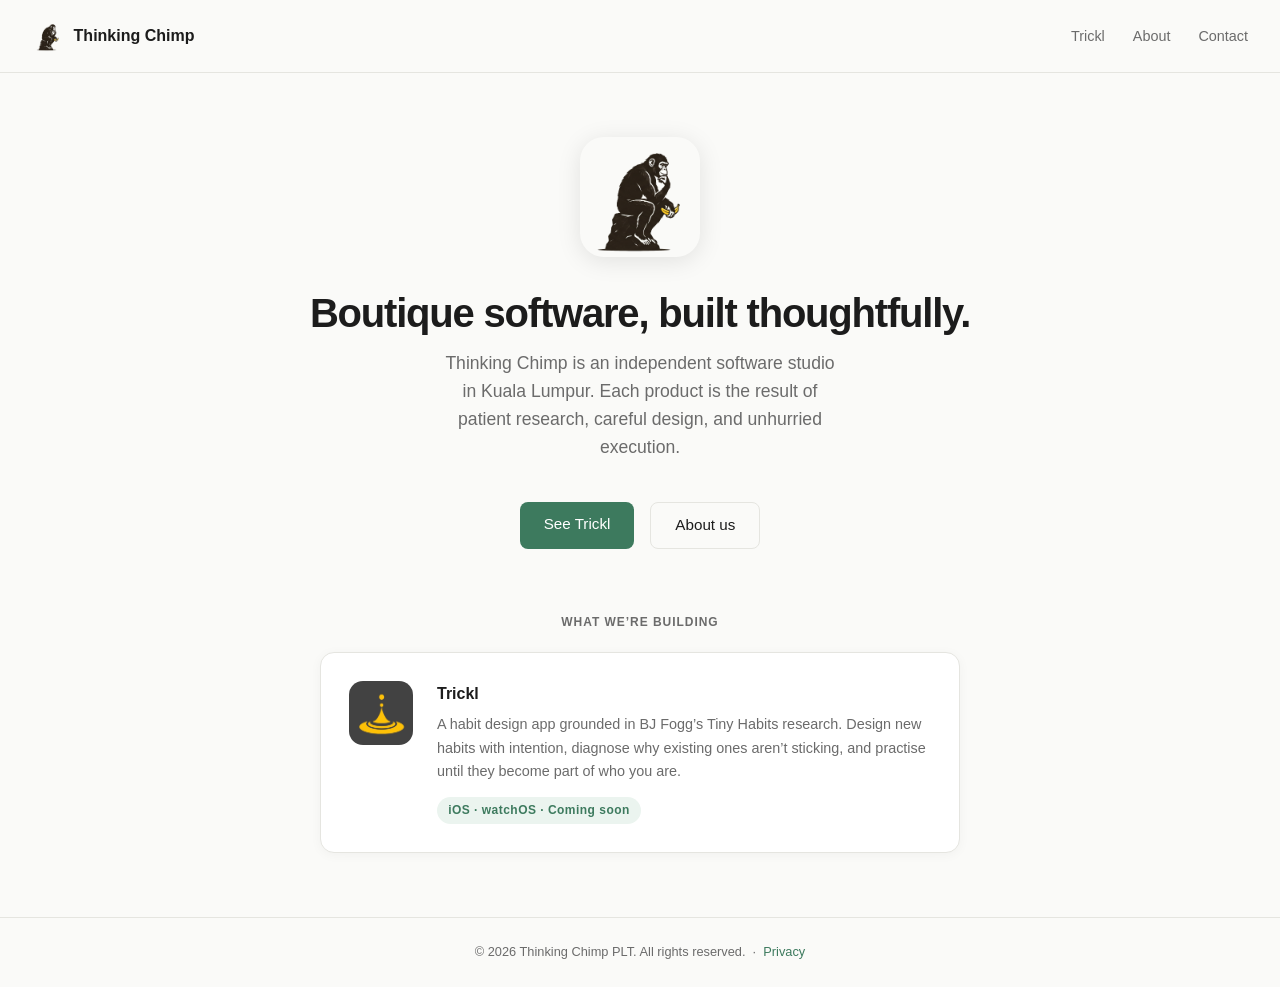
<file: index.html>
<!DOCTYPE html>
<html lang="en">
<head>
  <meta charset="UTF-8">
  <meta name="viewport" content="width=device-width, initial-scale=1.0">
  <title>Thinking Chimp</title>
  <meta name="description" content="Thinking Chimp is an independent software studio in Kuala Lumpur building research-grounded tools for behaviour design.">
  <link rel="icon" type="image/png" href="thinking-chimp-square.png">
  <link rel="stylesheet" href="style.css">
</head>
<body>
  <nav>
    <a class="logo-link active" href="index.html">
      <img src="thinking-chimp-square.png" alt="Thinking Chimp logo">
      Thinking Chimp
    </a>
    <ul>
      <li><a href="trickl.html">Trickl</a></li>
      <li><a href="about.html">About</a></li>
      <li><a href="contact.html">Contact</a></li>
    </ul>
  </nav>

  <main class="expanded">
    <div class="hero">
      <img class="hero-logo" src="thinking-chimp-square.png" alt="Thinking Chimp">
      <h1>Boutique software, built thoughtfully.</h1>
      <p class="tagline">Thinking Chimp is an independent software studio in Kuala Lumpur. Each product is the result of patient research, careful design, and unhurried execution.</p>
      <div class="cta-group">
        <a class="btn btn-primary" href="trickl.html">See Trickl</a>
        <a class="btn btn-secondary" href="about.html">About us</a>
      </div>
    </div>

    <section class="products-section">
      <p class="section-label">What we&rsquo;re building</p>
      <div class="product-card">
        <img src="trickl-logo.jpg" alt="Trickl app icon">
        <div class="product-card-body">
          <h3>Trickl</h3>
          <p>A habit design app grounded in BJ Fogg&rsquo;s Tiny Habits research. Design new habits with intention, diagnose why existing ones aren&rsquo;t sticking, and practise until they become part of who you are.</p>
          <span class="badge">iOS &middot; watchOS &middot; Coming soon</span>
        </div>
      </div>
    </section>
  </main>

  <footer>
    &copy; <span id="yr"></span> Thinking Chimp PLT. All rights reserved.
    &nbsp;&middot;&nbsp;
    <a href="privacy.html">Privacy</a>
  </footer>
  <script>document.getElementById('yr').textContent = new Date().getFullYear();</script>
</body>
</html>
</file>
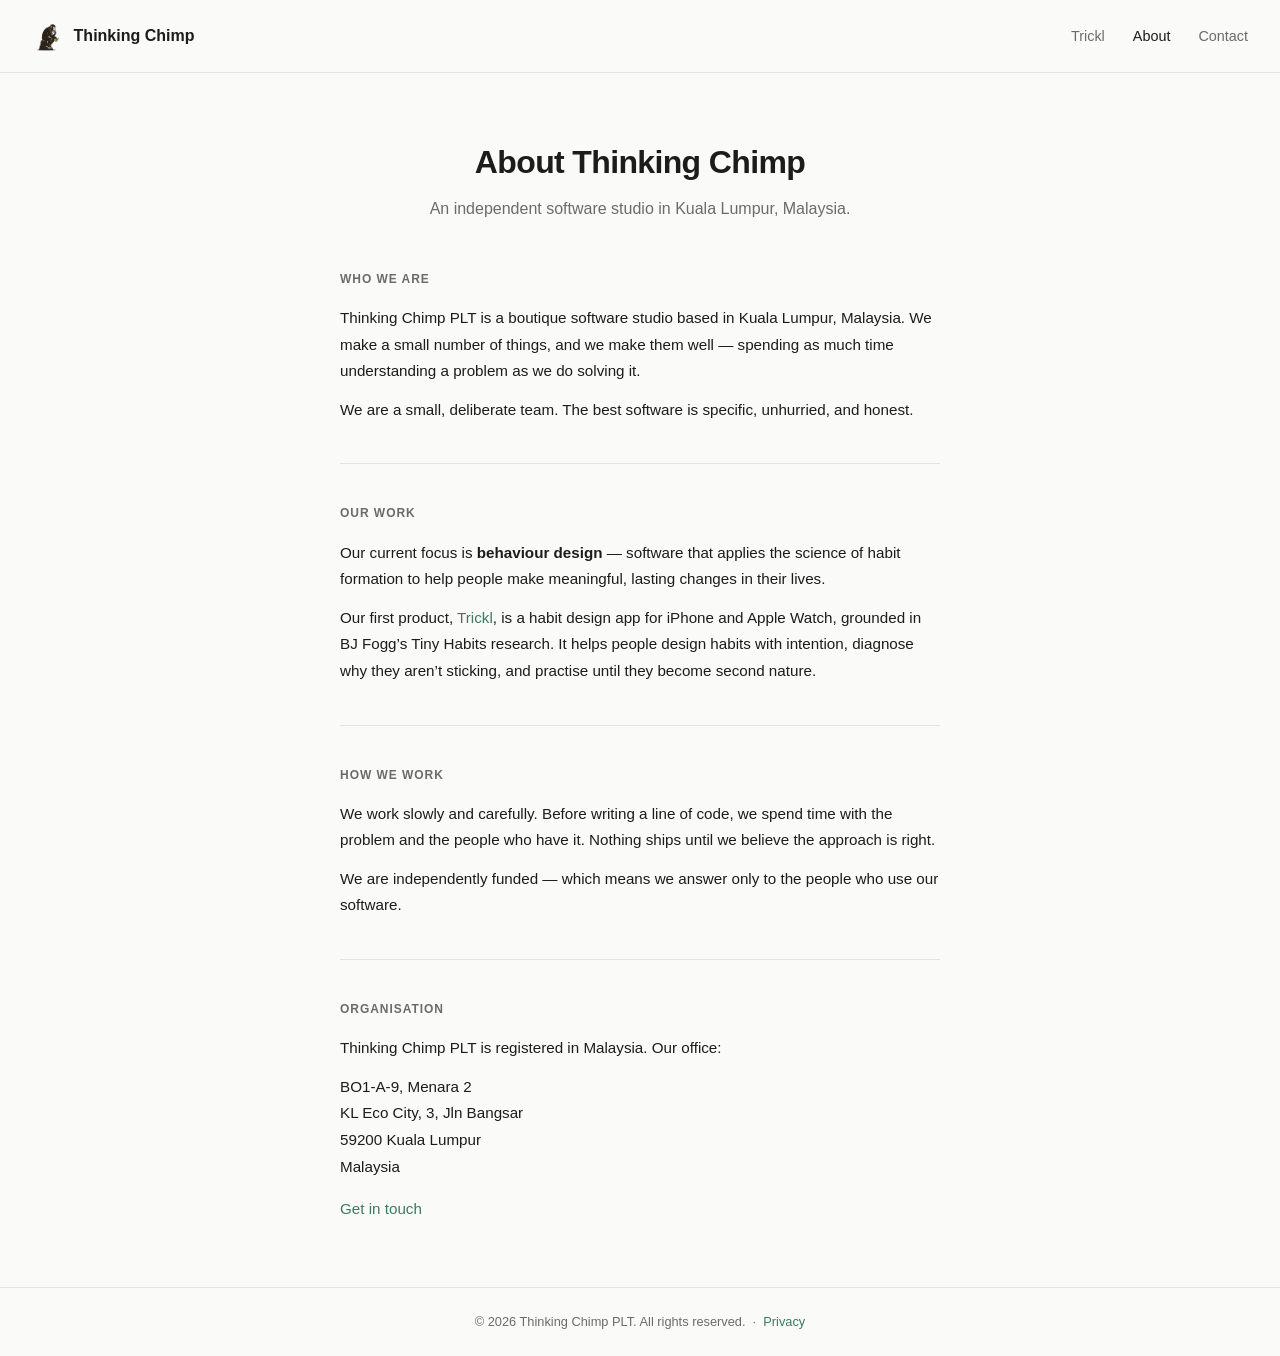
<file: about.html>
<!DOCTYPE html>
<html lang="en">
<head>
  <meta charset="UTF-8">
  <meta name="viewport" content="width=device-width, initial-scale=1.0">
  <title>About — Thinking Chimp</title>
  <meta name="description" content="Thinking Chimp is an independent software studio in Kuala Lumpur, Malaysia, building research-grounded tools for behaviour design.">
  <link rel="icon" type="image/png" href="thinking-chimp-square.png">
  <link rel="stylesheet" href="style.css">
</head>
<body>
  <nav>
    <a class="logo-link" href="index.html">
      <img src="thinking-chimp-square.png" alt="Thinking Chimp logo">
      Thinking Chimp
    </a>
    <ul>
      <li><a href="trickl.html">Trickl</a></li>
      <li><a class="active" href="about.html">About</a></li>
      <li><a href="contact.html">Contact</a></li>
    </ul>
  </nav>

  <main class="expanded">
    <div class="page-header">
      <h1>About Thinking Chimp</h1>
      <p>An independent software studio in Kuala Lumpur, Malaysia.</p>
    </div>

    <div class="about-section">
      <h2>Who we are</h2>
      <p>Thinking Chimp PLT is a boutique software studio based in Kuala Lumpur, Malaysia. We make a small number of things, and we make them well &mdash; spending as much time understanding a problem as we do solving it.</p>
      <p>We are a small, deliberate team. The best software is specific, unhurried, and honest.</p>
    </div>

    <div class="about-section">
      <h2>Our work</h2>
      <p>Our current focus is <strong>behaviour design</strong> &mdash; software that applies the science of habit formation to help people make meaningful, lasting changes in their lives.</p>
      <p>Our first product, <a href="trickl.html">Trickl</a>, is a habit design app for iPhone and Apple Watch, grounded in BJ Fogg&rsquo;s Tiny Habits research. It helps people design habits with intention, diagnose why they aren&rsquo;t sticking, and practise until they become second nature.</p>
    </div>

    <div class="about-section">
      <h2>How we work</h2>
      <p>We work slowly and carefully. Before writing a line of code, we spend time with the problem and the people who have it. Nothing ships until we believe the approach is right.</p>
      <p>We are independently funded &mdash; which means we answer only to the people who use our software.</p>
    </div>

    <div class="about-section">
      <h2>Organisation</h2>
      <p>Thinking Chimp PLT is registered in Malaysia. Our office:</p>
      <address>
        BO1-A-9, Menara 2<br>
        KL Eco City, 3, Jln Bangsar<br>
        59200 Kuala Lumpur<br>
        Malaysia
      </address>
      <p style="margin-top: 1rem;"><a href="contact.html">Get in touch</a></p>
    </div>
  </main>

  <footer>
    &copy; <span id="yr"></span> Thinking Chimp PLT. All rights reserved.
    &nbsp;&middot;&nbsp;
    <a href="privacy.html">Privacy</a>
  </footer>
  <script>document.getElementById('yr').textContent = new Date().getFullYear();</script>
</body>
</html>
</file>
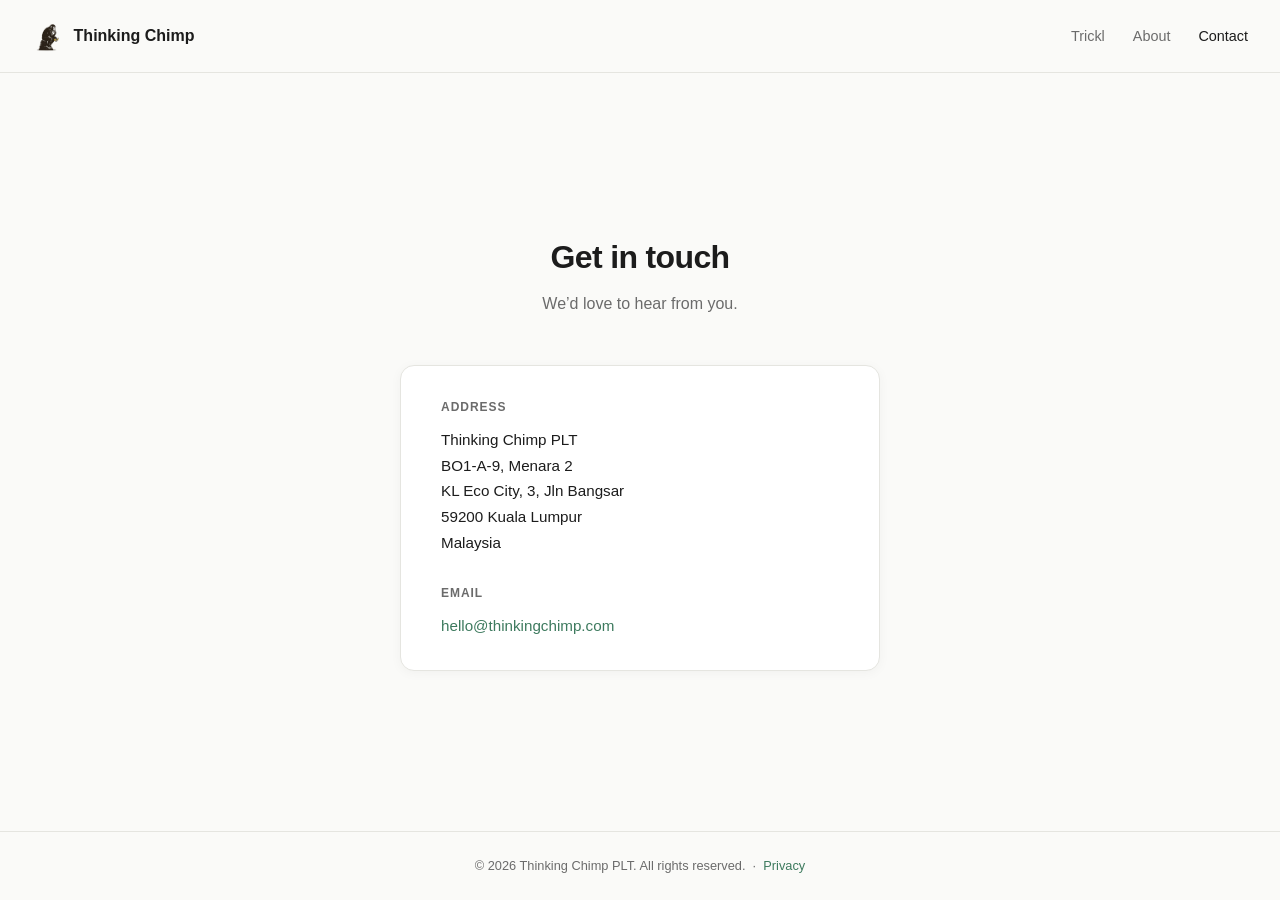
<file: contact.html>
<!DOCTYPE html>
<html lang="en">
<head>
  <meta charset="UTF-8">
  <meta name="viewport" content="width=device-width, initial-scale=1.0">
  <title>Contact — Thinking Chimp</title>
  <meta name="description" content="Get in touch with Thinking Chimp, an independent software studio in Kuala Lumpur, Malaysia.">
  <link rel="icon" type="image/png" href="thinking-chimp-square.png">
  <link rel="stylesheet" href="style.css">
</head>
<body>
  <nav>
    <a class="logo-link" href="index.html">
      <img src="thinking-chimp-square.png" alt="Thinking Chimp logo">
      Thinking Chimp
    </a>
    <ul>
      <li><a href="trickl.html">Trickl</a></li>
      <li><a href="about.html">About</a></li>
      <li><a class="active" href="contact.html">Contact</a></li>
    </ul>
  </nav>

  <main>
    <div class="page-header">
      <h1>Get in touch</h1>
      <p>We&rsquo;d love to hear from you.</p>
    </div>

    <div class="card">
      <div class="card-section">
        <h2>Address</h2>
        <address>
          Thinking Chimp PLT<br>
          BO1-A-9, Menara 2<br>
          KL Eco City, 3, Jln Bangsar<br>
          59200 Kuala Lumpur<br>
          Malaysia
        </address>
      </div>
      <div class="card-section">
        <h2>Email</h2>
        <span class="email-protected" id="em" aria-label="Email address"></span>
      </div>
    </div>
  </main>

  <footer>
    &copy; <span id="yr"></span> Thinking Chimp PLT. All rights reserved.
    &nbsp;&middot;&nbsp;
    <a href="privacy.html">Privacy</a>
  </footer>

  <script>
    // Email assembled at runtime — not present in HTML source
    (function() {
      var p = ['hell', 'o'];
      var d = ['thinking', 'chimp', '.com'];
      var u = p.join('');
      var h = d.join('');
      var el = document.getElementById('em');
      var a = document.createElement('a');
      a.href = 'mailto:' + u + '@' + h;
      a.textContent = u + '@' + h;
      el.appendChild(a);
    })();
    document.getElementById('yr').textContent = new Date().getFullYear();
  </script>
</body>
</html>
</file>
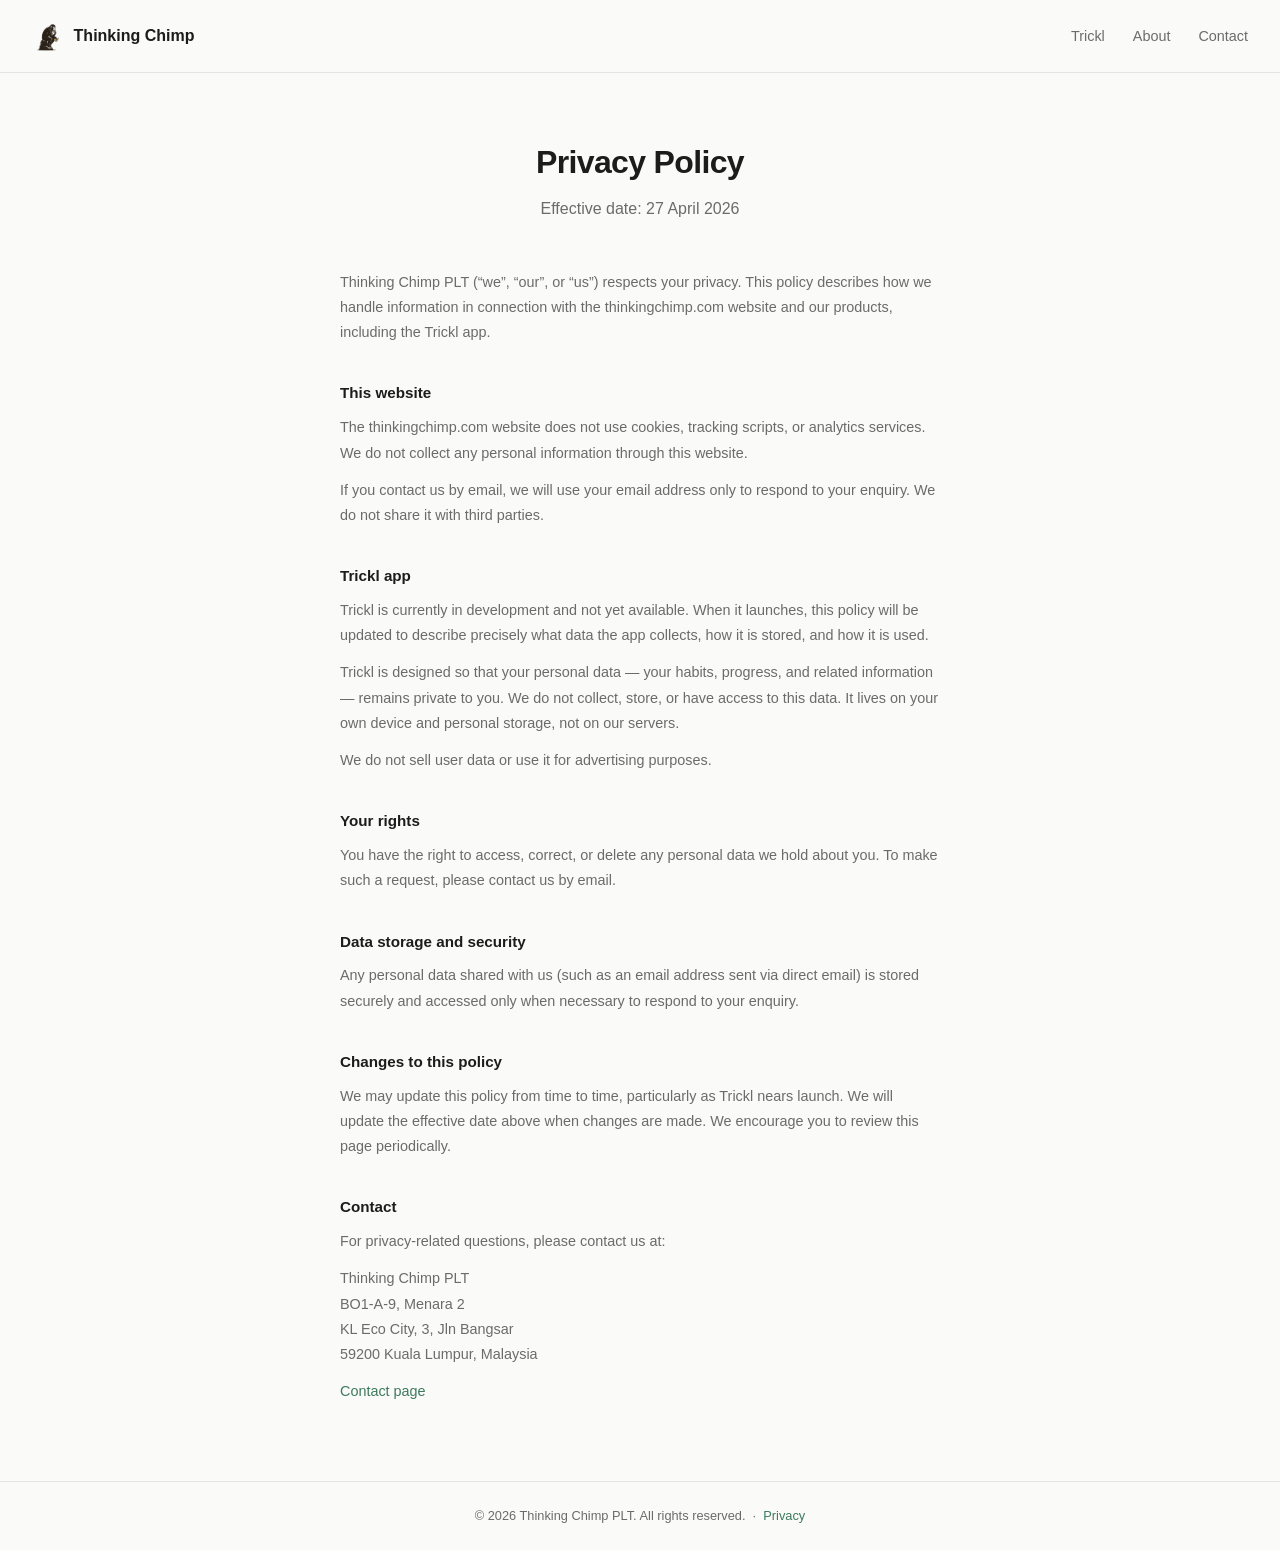
<file: privacy.html>
<!DOCTYPE html>
<html lang="en">
<head>
  <meta charset="UTF-8">
  <meta name="viewport" content="width=device-width, initial-scale=1.0">
  <title>Privacy Policy — Thinking Chimp</title>
  <meta name="description" content="Privacy policy for Thinking Chimp and the Trickl app.">
  <link rel="icon" type="image/png" href="thinking-chimp-square.png">
  <link rel="stylesheet" href="style.css">
</head>
<body>
  <nav>
    <a class="logo-link" href="index.html">
      <img src="thinking-chimp-square.png" alt="Thinking Chimp logo">
      Thinking Chimp
    </a>
    <ul>
      <li><a href="trickl.html">Trickl</a></li>
      <li><a href="about.html">About</a></li>
      <li><a href="contact.html">Contact</a></li>
    </ul>
  </nav>

  <main class="expanded">
    <div class="page-header">
      <h1>Privacy Policy</h1>
      <p>Effective date: 27 April 2026</p>
    </div>

    <div class="privacy-content">
      <p>Thinking Chimp PLT (&ldquo;we&rdquo;, &ldquo;our&rdquo;, or &ldquo;us&rdquo;) respects your privacy. This policy describes how we handle information in connection with the thinkingchimp.com website and our products, including the Trickl app.</p>

      <h2>This website</h2>
      <p>The thinkingchimp.com website does not use cookies, tracking scripts, or analytics services. We do not collect any personal information through this website.</p>
      <p>If you contact us by email, we will use your email address only to respond to your enquiry. We do not share it with third parties.</p>

      <h2>Trickl app</h2>
      <p>Trickl is currently in development and not yet available. When it launches, this policy will be updated to describe precisely what data the app collects, how it is stored, and how it is used.</p>
      <p>Trickl is designed so that your personal data &mdash; your habits, progress, and related information &mdash; remains private to you. We do not collect, store, or have access to this data. It lives on your own device and personal storage, not on our servers.</p>
      <p>We do not sell user data or use it for advertising purposes.</p>

      <h2>Your rights</h2>
      <p>You have the right to access, correct, or delete any personal data we hold about you. To make such a request, please contact us by email.</p>

      <h2>Data storage and security</h2>
      <p>Any personal data shared with us (such as an email address sent via direct email) is stored securely and accessed only when necessary to respond to your enquiry.</p>

      <h2>Changes to this policy</h2>
      <p>We may update this policy from time to time, particularly as Trickl nears launch. We will update the effective date above when changes are made. We encourage you to review this page periodically.</p>

      <h2>Contact</h2>
      <p>For privacy-related questions, please contact us at:</p>
      <address>
        Thinking Chimp PLT<br>
        BO1-A-9, Menara 2<br>
        KL Eco City, 3, Jln Bangsar<br>
        59200 Kuala Lumpur, Malaysia
      </address>
      <p style="margin-top: 0.75rem;"><a href="contact.html">Contact page</a></p>
    </div>
  </main>

  <footer>
    &copy; <span id="yr"></span> Thinking Chimp PLT. All rights reserved.
    &nbsp;&middot;&nbsp;
    <a href="privacy.html">Privacy</a>
  </footer>
  <script>document.getElementById('yr').textContent = new Date().getFullYear();</script>
</body>
</html>
</file>
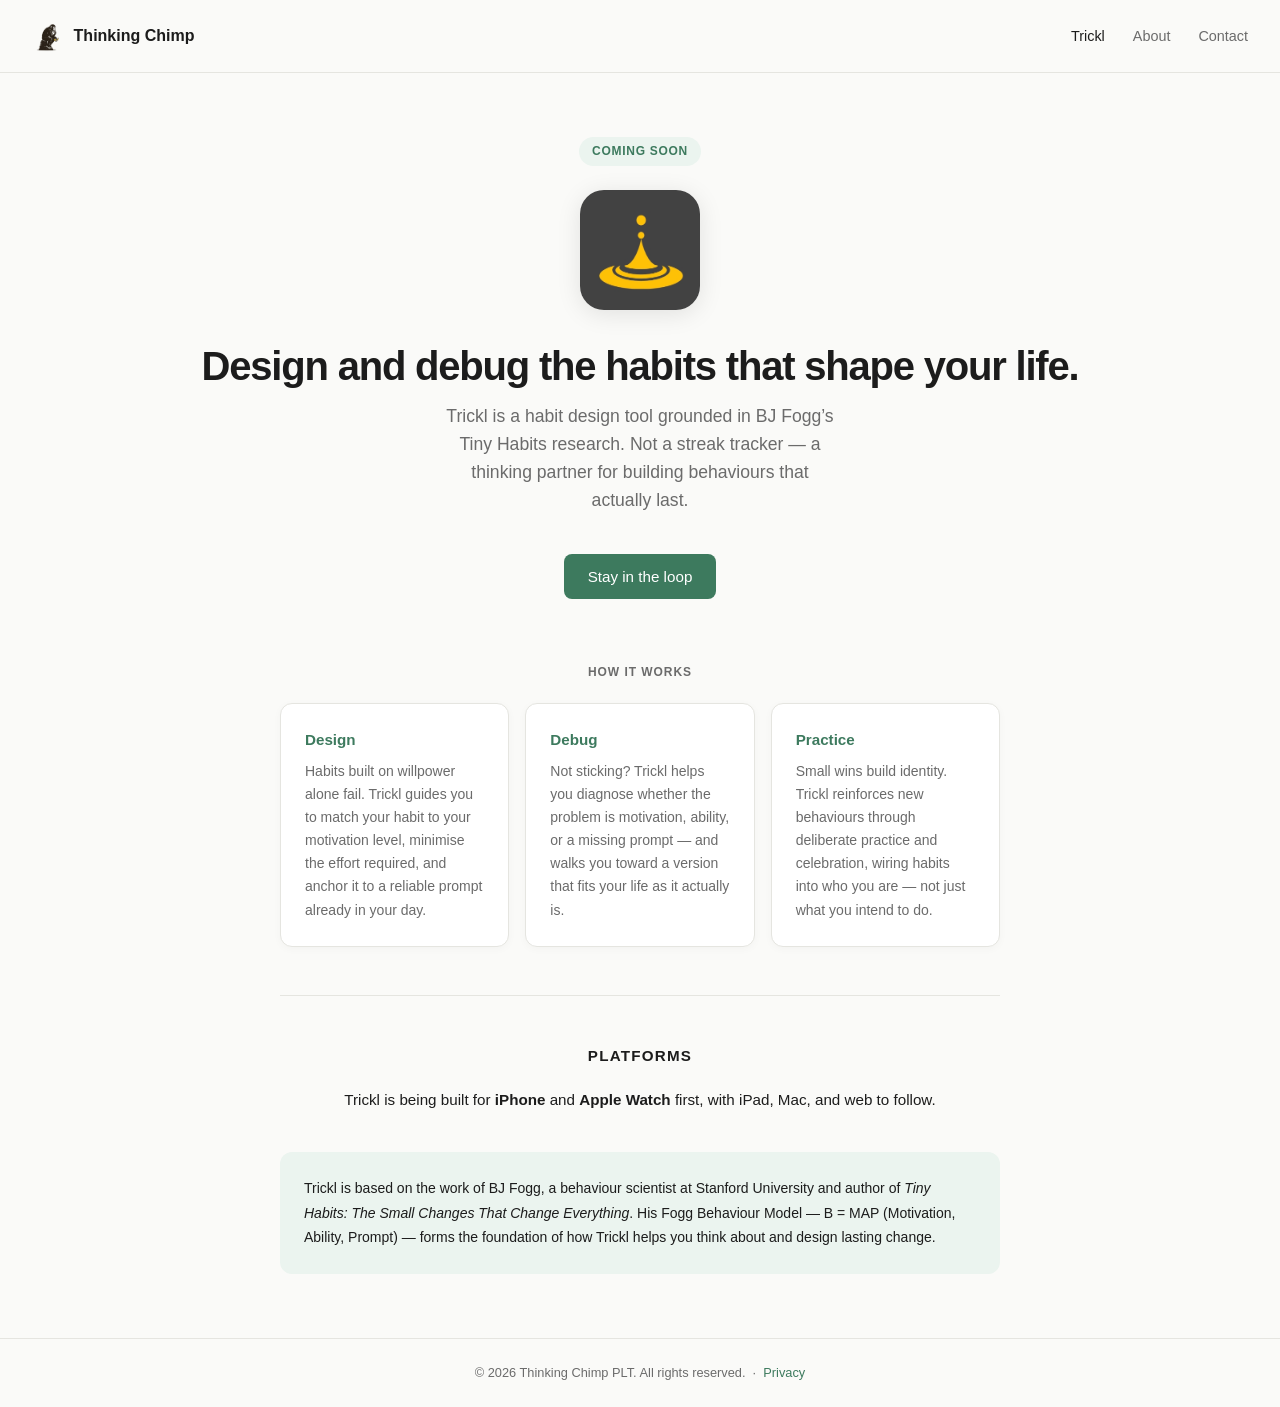
<file: trickl.html>
<!DOCTYPE html>
<html lang="en">
<head>
  <meta charset="UTF-8">
  <meta name="viewport" content="width=device-width, initial-scale=1.0">
  <title>Trickl — Thinking Chimp</title>
  <meta name="description" content="Trickl is a habit design app grounded in BJ Fogg's Tiny Habits research. Design, debug, and practise habits that last — coming to iPhone and Apple Watch.">
  <link rel="icon" type="image/png" href="thinking-chimp-square.png">
  <link rel="stylesheet" href="style.css">
</head>
<body>
  <nav>
    <a class="logo-link" href="index.html">
      <img src="thinking-chimp-square.png" alt="Thinking Chimp logo">
      Thinking Chimp
    </a>
    <ul>
      <li><a class="active" href="trickl.html">Trickl</a></li>
      <li><a href="about.html">About</a></li>
      <li><a href="contact.html">Contact</a></li>
    </ul>
  </nav>

  <main class="expanded">
    <div class="hero">
      <div class="trickl-badge">Coming soon</div>
      <img class="hero-logo" src="trickl-logo.jpg" alt="Trickl">
      <h1>Design and debug the habits that shape your life.</h1>
      <p class="tagline">Trickl is a habit design tool grounded in BJ Fogg&rsquo;s Tiny Habits research. Not a streak tracker &mdash; a thinking partner for building behaviours that actually last.</p>
      <div class="cta-group">
        <a class="btn btn-primary" href="contact.html">Stay in the loop</a>
      </div>
    </div>

    <section class="pillars-section">
      <p class="section-label">How it works</p>
      <div class="pillars">
        <div class="pillar">
          <h3>Design</h3>
          <p>Habits built on willpower alone fail. Trickl guides you to match your habit to your motivation level, minimise the effort required, and anchor it to a reliable prompt already in your day.</p>
        </div>
        <div class="pillar">
          <h3>Debug</h3>
          <p>Not sticking? Trickl helps you diagnose whether the problem is motivation, ability, or a missing prompt &mdash; and walks you toward a version that fits your life as it actually is.</p>
        </div>
        <div class="pillar">
          <h3>Practice</h3>
          <p>Small wins build identity. Trickl reinforces new behaviours through deliberate practice and celebration, wiring habits into who you are &mdash; not just what you intend to do.</p>
        </div>
      </div>
    </section>

    <section class="platform-section">
      <p class="section-label">Platforms</p>
      <p>Trickl is being built for <strong>iPhone</strong> and <strong>Apple Watch</strong> first, with iPad, Mac, and web to follow.</p>
    </section>

    <section class="about-strip">
      <p>Trickl is based on the work of BJ Fogg, a behaviour scientist at Stanford University and author of <em>Tiny Habits: The Small Changes That Change Everything</em>. His Fogg Behaviour Model &mdash; B = MAP (Motivation, Ability, Prompt) &mdash; forms the foundation of how Trickl helps you think about and design lasting change.</p>
    </section>
  </main>

  <footer>
    &copy; <span id="yr"></span> Thinking Chimp PLT. All rights reserved.
    &nbsp;&middot;&nbsp;
    <a href="privacy.html">Privacy</a>
  </footer>
  <script>document.getElementById('yr').textContent = new Date().getFullYear();</script>
</body>
</html>
</file>
<file: style.css>
*, *::before, *::after {
  box-sizing: border-box;
  margin: 0;
  padding: 0;
}

:root {
  --bg: #FAFAF8;
  --text: #1C1C1C;
  --muted: #6B6B6B;
  --accent: #3D7A5E;
  --accent-light: #EBF4EF;
  --border: #E5E5E0;
  --font: -apple-system, BlinkMacSystemFont, "Segoe UI", Helvetica, Arial, sans-serif;
}

html, body {
  height: 100%;
}

body {
  font-family: var(--font);
  background: var(--bg);
  color: var(--text);
  line-height: 1.6;
  min-height: 100vh;
  display: flex;
  flex-direction: column;
}

a {
  color: var(--accent);
  text-decoration: none;
}

a:hover {
  text-decoration: underline;
}

/* NAV */
nav {
  display: flex;
  align-items: center;
  justify-content: space-between;
  padding: 1.25rem 2rem;
  border-bottom: 1px solid var(--border);
}

nav .logo-link {
  display: flex;
  align-items: center;
  gap: 0.6rem;
  font-weight: 600;
  font-size: 1rem;
  color: var(--text);
  text-decoration: none;
}

nav .logo-link img {
  width: 32px;
  height: 32px;
  border-radius: 6px;
}

nav ul {
  list-style: none;
  display: flex;
  gap: 1.75rem;
}

nav ul a {
  color: var(--muted);
  font-size: 0.9rem;
  font-weight: 500;
  transition: color 0.15s;
}

nav ul a:hover,
nav ul a.active {
  color: var(--text);
  text-decoration: none;
}

/* MAIN */
main {
  flex: 1;
  display: flex;
  flex-direction: column;
  align-items: center;
  justify-content: center;
  padding: 4rem 1.5rem;
  text-align: center;
}

/* HERO */
.hero {
  display: flex;
  flex-direction: column;
  align-items: center;
}

.hero-logo {
  width: 120px;
  height: 120px;
  border-radius: 24px;
  box-shadow: 0 4px 24px rgba(0,0,0,0.1);
  margin-bottom: 2rem;
}

.hero h1 {
  font-size: clamp(1.75rem, 5vw, 2.5rem);
  font-weight: 700;
  letter-spacing: -0.03em;
  line-height: 1.2;
  margin-bottom: 0.75rem;
}

.hero .tagline {
  font-size: 1.1rem;
  color: var(--muted);
  max-width: 400px;
  margin: 0 auto 2.5rem;
}

.cta-group {
  display: flex;
  gap: 1rem;
  justify-content: center;
  flex-wrap: wrap;
}

.btn {
  display: inline-block;
  padding: 0.65rem 1.5rem;
  border-radius: 8px;
  font-size: 0.95rem;
  font-weight: 500;
  cursor: pointer;
  transition: opacity 0.15s, transform 0.1s;
}

.btn:hover {
  opacity: 0.85;
  text-decoration: none;
  transform: translateY(-1px);
}

.btn-primary {
  background: var(--accent);
  color: #fff;
}

.btn-secondary {
  background: transparent;
  color: var(--text);
  border: 1.5px solid var(--border);
}

/* CONTENT PAGES */
.page-header {
  margin-bottom: 3rem;
}

.page-header h1 {
  font-size: clamp(1.5rem, 4vw, 2rem);
  font-weight: 700;
  letter-spacing: -0.02em;
  margin-bottom: 0.5rem;
}

.page-header p {
  color: var(--muted);
  font-size: 1rem;
}

.card {
  background: #fff;
  border: 1px solid var(--border);
  border-radius: 14px;
  padding: 2rem 2.5rem;
  max-width: 480px;
  width: 100%;
  text-align: left;
  box-shadow: 0 2px 12px rgba(0,0,0,0.04);
}

.card-section {
  margin-bottom: 1.75rem;
}

.card-section:last-child {
  margin-bottom: 0;
}

.card-section h2 {
  font-size: 0.75rem;
  font-weight: 600;
  letter-spacing: 0.08em;
  text-transform: uppercase;
  color: var(--muted);
  margin-bottom: 0.6rem;
}

.card-section p,
.card-section address {
  font-style: normal;
  font-size: 0.95rem;
  line-height: 1.7;
  color: var(--text);
}

.email-protected {
  display: inline-block;
  font-size: 0.95rem;
  color: var(--accent);
  user-select: none;
}

/* HOME — PRODUCTS SECTION */
main.expanded {
  justify-content: flex-start;
}

.products-section {
  margin-top: 4rem;
  width: 100%;
  max-width: 640px;
}

.section-label {
  font-size: 0.75rem;
  font-weight: 600;
  letter-spacing: 0.08em;
  text-transform: uppercase;
  color: var(--muted);
  margin-bottom: 1.25rem;
}

.product-card {
  display: flex;
  gap: 1.5rem;
  align-items: flex-start;
  background: #fff;
  border: 1px solid var(--border);
  border-radius: 14px;
  padding: 1.75rem;
  text-align: left;
  box-shadow: 0 2px 12px rgba(0,0,0,0.04);
}

.product-card img {
  width: 64px;
  height: 64px;
  border-radius: 14px;
  flex-shrink: 0;
}

.product-card-body h3 {
  font-size: 1rem;
  font-weight: 600;
  margin-bottom: 0.4rem;
}

.product-card-body p {
  font-size: 0.9rem;
  color: var(--muted);
  line-height: 1.65;
  margin-bottom: 0.75rem;
}

.badge {
  display: inline-block;
  background: var(--accent-light);
  color: var(--accent);
  font-size: 0.75rem;
  font-weight: 600;
  letter-spacing: 0.04em;
  padding: 0.25rem 0.7rem;
  border-radius: 100px;
}

/* TRICKL — PILLARS SECTION */
.pillars-section {
  margin-top: 4rem;
  width: 100%;
  max-width: 720px;
}

.pillars {
  display: grid;
  grid-template-columns: repeat(3, 1fr);
  gap: 1rem;
}

.pillar {
  background: #fff;
  border: 1px solid var(--border);
  border-radius: 12px;
  padding: 1.5rem;
  text-align: left;
  box-shadow: 0 2px 8px rgba(0,0,0,0.03);
}

.pillar h3 {
  font-size: 0.95rem;
  font-weight: 600;
  margin-bottom: 0.5rem;
  color: var(--accent);
}

.pillar p {
  font-size: 0.875rem;
  color: var(--muted);
  line-height: 1.65;
}

.platform-section {
  margin-top: 3rem;
  padding-top: 3rem;
  border-top: 1px solid var(--border);
  width: 100%;
  max-width: 720px;
}

.platform-section p {
  color: var(--text);
  font-size: 0.95rem;
}

.about-strip {
  margin-top: 2.5rem;
  padding: 1.5rem;
  background: var(--accent-light);
  border-radius: 12px;
  max-width: 720px;
  width: 100%;
  text-align: left;
}

.about-strip p {
  font-size: 0.875rem;
  color: var(--text);
  line-height: 1.75;
}

/* ABOUT PAGE */
.about-section {
  max-width: 600px;
  width: 100%;
  text-align: left;
  margin-bottom: 2.5rem;
  padding-bottom: 2.5rem;
  border-bottom: 1px solid var(--border);
}

.about-section:last-child {
  border-bottom: none;
  margin-bottom: 0;
  padding-bottom: 0;
}

.about-section h2 {
  font-size: 0.75rem;
  font-weight: 600;
  letter-spacing: 0.08em;
  text-transform: uppercase;
  color: var(--muted);
  margin-bottom: 1rem;
}

.about-section p {
  font-size: 0.95rem;
  line-height: 1.75;
  color: var(--text);
  margin-bottom: 0.75rem;
}

.about-section p:last-child {
  margin-bottom: 0;
}

.about-section address {
  font-style: normal;
  font-size: 0.95rem;
  line-height: 1.75;
  color: var(--text);
}

/* PRIVACY PAGE */
.privacy-content {
  max-width: 600px;
  width: 100%;
  text-align: left;
}

.privacy-content h2 {
  font-size: 0.95rem;
  font-weight: 600;
  margin-top: 2.25rem;
  margin-bottom: 0.6rem;
  color: var(--text);
}

.privacy-content p {
  font-size: 0.9rem;
  color: var(--muted);
  line-height: 1.75;
  margin-bottom: 0.75rem;
}

.privacy-content address {
  font-style: normal;
  font-size: 0.9rem;
  color: var(--muted);
  line-height: 1.75;
}

/* TRICKL PAGE */
.trickl-badge {
  display: inline-block;
  background: var(--accent-light);
  color: var(--accent);
  font-size: 0.75rem;
  font-weight: 600;
  letter-spacing: 0.06em;
  text-transform: uppercase;
  padding: 0.3rem 0.8rem;
  border-radius: 100px;
  margin-bottom: 1.5rem;
}

.feature-list {
  list-style: none;
  margin: 1.5rem 0;
  text-align: left;
  display: inline-block;
}

.feature-list li {
  font-size: 0.95rem;
  color: var(--muted);
  padding: 0.3rem 0;
  padding-left: 1.4rem;
  position: relative;
}

.feature-list li::before {
  content: "–";
  position: absolute;
  left: 0;
  color: var(--accent);
}

/* FOOTER */
footer {
  text-align: center;
  padding: 1.5rem;
  font-size: 0.8rem;
  color: var(--muted);
  border-top: 1px solid var(--border);
}

@media (max-width: 600px) {
  nav {
    padding: 1rem 1.25rem;
  }
  .card {
    padding: 1.5rem;
  }
  main {
    padding: 3rem 1.25rem;
  }
  .pillars {
    grid-template-columns: 1fr;
  }
  .product-card {
    flex-direction: column;
  }
}
</file>
